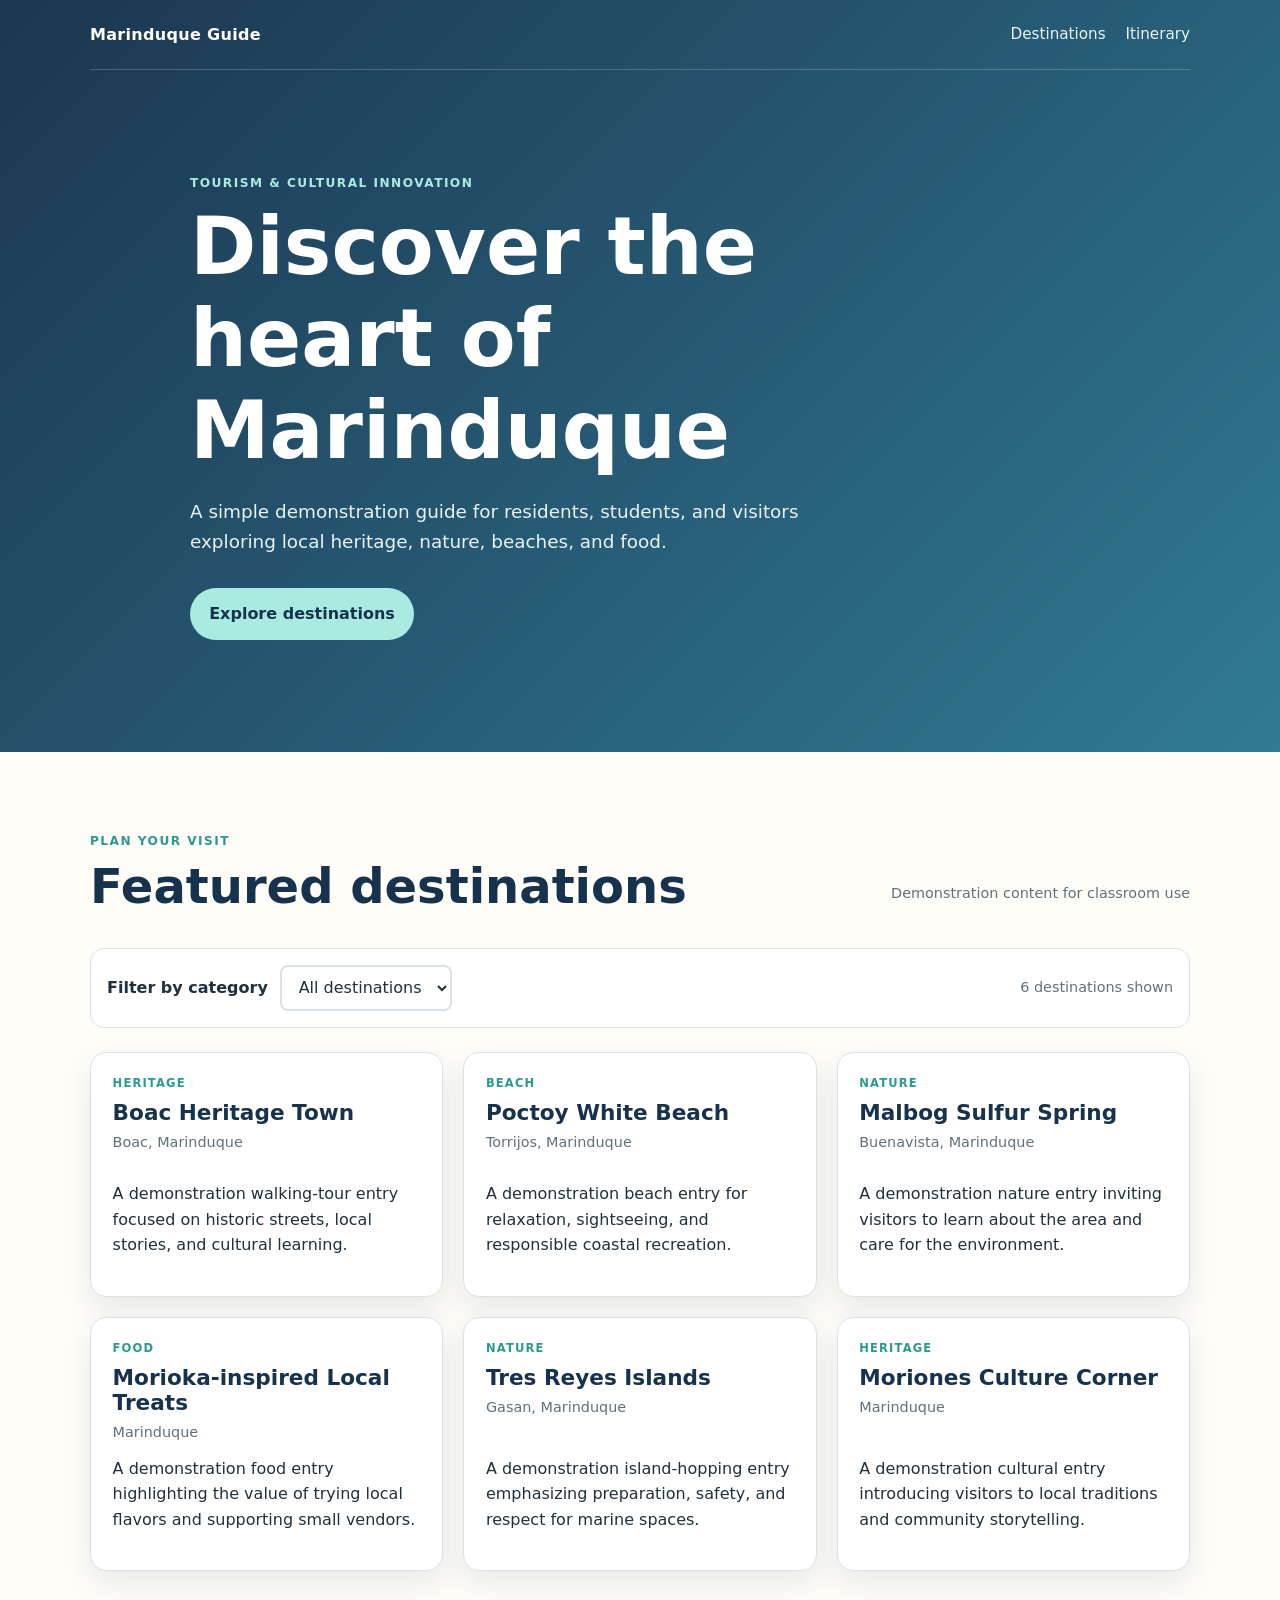
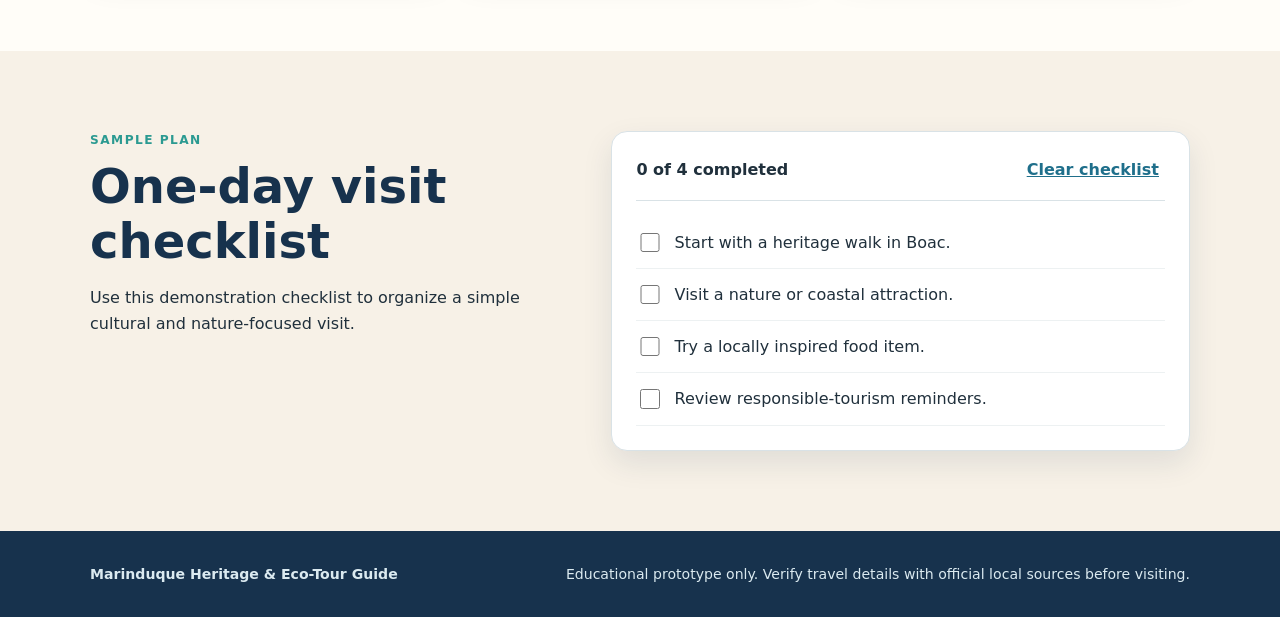
<file: index.html>
<!DOCTYPE html>
<html lang="en">
<head>
  <meta charset="UTF-8">
  <meta name="viewport" content="width=device-width, initial-scale=1.0">
  <meta name="description" content="A demonstration tourism guide for exploring Marinduque heritage, nature, beaches, and food.">
  <title>Marinduque Heritage & Eco-Tour Guide</title>
  <link rel="stylesheet" href="style.css">
  <script src="script.js" defer></script>
</head>
<body>
  <header class="site-header">
    <nav class="navbar container" aria-label="Main navigation">
      <a class="brand" href="#top">Marinduque Guide</a>
      <div class="nav-links">
        <a href="#destinations">Destinations</a>
        <a href="#itinerary">Itinerary</a>
      </div>
    </nav>
    <div class="hero container" id="top">
      <p class="eyebrow">Tourism & Cultural Innovation</p>
      <h1>Discover the heart of Marinduque</h1>
      <p class="hero-text">A simple demonstration guide for residents, students, and visitors exploring local heritage, nature, beaches, and food.</p>
      <a class="button button-primary" href="#destinations">Explore destinations</a>
    </div>
  </header>

  <main>
    <section class="section container" id="destinations" aria-labelledby="destinations-title">
      <div class="section-heading">
        <div>
          <p class="eyebrow">Plan your visit</p>
          <h2 id="destinations-title">Featured destinations</h2>
        </div>
        <p class="demo-note">Demonstration content for classroom use</p>
      </div>

      <div class="filter-panel" aria-label="Destination filters">
        <label for="category-filter">Filter by category</label>
        <select id="category-filter">
          <option value="all">All destinations</option>
          <option value="heritage">Heritage</option>
          <option value="nature">Nature</option>
          <option value="beach">Beach</option>
          <option value="food">Food</option>
        </select>
        <p id="result-count" class="result-count" aria-live="polite"></p>
      </div>

      <div id="destination-grid" class="destination-grid" aria-live="polite"></div>
      <p id="empty-state" class="empty-state" hidden>No destinations match this category yet.</p>
    </section>

    <section class="section section-alt" id="itinerary" aria-labelledby="itinerary-title">
      <div class="container itinerary-layout">
        <div>
          <p class="eyebrow">Sample plan</p>
          <h2 id="itinerary-title">One-day visit checklist</h2>
          <p>Use this demonstration checklist to organize a simple cultural and nature-focused visit.</p>
        </div>
        <div class="checklist-card">
          <div class="progress-row">
            <span id="progress-text">0 of 4 completed</span>
            <button class="text-button" id="clear-checklist" type="button">Clear checklist</button>
          </div>
          <ul class="checklist" id="checklist">
            <li><label><input type="checkbox"> Start with a heritage walk in Boac.</label></li>
            <li><label><input type="checkbox"> Visit a nature or coastal attraction.</label></li>
            <li><label><input type="checkbox"> Try a locally inspired food item.</label></li>
            <li><label><input type="checkbox"> Review responsible-tourism reminders.</label></li>
          </ul>
        </div>
      </div>
    </section>
  </main>

  <footer class="site-footer">
    <div class="container footer-content">
      <p><strong>Marinduque Heritage & Eco-Tour Guide</strong></p>
      <p>Educational prototype only. Verify travel details with official local sources before visiting.</p>
    </div>
  </footer>
</body>
</html>
</file>
<file: style.css>
:root {
  --navy: #17324d;
  --blue: #1f6f8b;
  --teal: #2b9a91;
  --sand: #f7f1e7;
  --cream: #fffdf8;
  --ink: #20303c;
  --muted: #61717c;
  --line: #d9e2e6;
  --shadow: 0 12px 30px rgba(23, 50, 77, 0.1);
}

* { box-sizing: border-box; }
html { scroll-behavior: smooth; }
body { margin: 0; font-family: Inter, system-ui, -apple-system, BlinkMacSystemFont, "Segoe UI", sans-serif; color: var(--ink); background: var(--cream); line-height: 1.6; }
a { color: inherit; }
.container { width: min(1100px, calc(100% - 2rem)); margin: 0 auto; }
.site-header { color: white; background: linear-gradient(135deg, rgba(23,50,77,.98), rgba(31,111,139,.92)); }
.navbar { min-height: 70px; display: flex; align-items: center; justify-content: space-between; gap: 1rem; border-bottom: 1px solid rgba(255,255,255,.2); }
.brand { font-weight: 800; text-decoration: none; letter-spacing: .02em; }
.nav-links { display: flex; gap: 1.25rem; }
.nav-links a { text-decoration: none; color: #e9f6f7; font-size: .95rem; }
.nav-links a:hover, .nav-links a:focus-visible { text-decoration: underline; }
.hero { padding: 6.5rem 0 7rem; max-width: 900px; }
.eyebrow { color: var(--teal); text-transform: uppercase; letter-spacing: .12em; font-size: .76rem; font-weight: 800; margin: 0 0 .5rem; }
.site-header .eyebrow { color: #a9ebe1; }
h1, h2, h3 { line-height: 1.15; margin-top: 0; color: var(--navy); }
.site-header h1 { color: white; max-width: 760px; font-size: clamp(2.4rem, 7vw, 5rem); margin-bottom: 1.25rem; }
.hero-text { max-width: 650px; color: #e7f3f5; font-size: 1.15rem; margin-bottom: 2rem; }
.button { display: inline-block; border-radius: 999px; padding: .8rem 1.2rem; font-weight: 750; text-decoration: none; }
.button-primary { color: var(--navy); background: #a9ebe1; }
.button-primary:hover, .button-primary:focus-visible { background: white; }
.section { padding: 5rem 0; }
.section-alt { background: var(--sand); }
.section-heading { display: flex; justify-content: space-between; align-items: end; gap: 1rem; margin-bottom: 1.75rem; }
h2 { font-size: clamp(1.8rem, 4vw, 3rem); margin-bottom: .35rem; }
.demo-note { color: var(--muted); font-size: .9rem; }
.filter-panel { display: flex; align-items: center; gap: .75rem; flex-wrap: wrap; margin-bottom: 1.5rem; padding: 1rem; border: 1px solid var(--line); border-radius: 14px; background: white; }
.filter-panel label { font-weight: 700; }
select { border: 2px solid var(--line); border-radius: 8px; background: white; color: var(--ink); padding: .65rem .8rem; font: inherit; }
select:focus-visible, input:focus-visible, button:focus-visible, a:focus-visible { outline: 3px solid #f2aa4c; outline-offset: 3px; }
.result-count { margin: 0 0 0 auto; color: var(--muted); font-size: .9rem; }
.destination-grid { display: grid; grid-template-columns: repeat(3, 1fr); gap: 1.25rem; }
.destination-card { display: flex; flex-direction: column; min-height: 245px; padding: 1.35rem; border: 1px solid var(--line); border-radius: 16px; background: white; box-shadow: var(--shadow); }
.card-category { color: var(--teal); text-transform: uppercase; letter-spacing: .1em; font-size: .72rem; font-weight: 800; }
.destination-card h3 { margin: .55rem 0 .3rem; font-size: 1.35rem; }
.location { color: var(--muted); font-size: .9rem; margin: 0 0 .75rem; }
.destination-card p:last-child { margin-top: auto; }
.empty-state { padding: 2rem; text-align: center; color: var(--muted); }
.itinerary-layout { display: grid; grid-template-columns: .9fr 1.1fr; gap: 3rem; align-items: start; }
.checklist-card { padding: 1.5rem; background: white; border: 1px solid var(--line); border-radius: 16px; box-shadow: var(--shadow); }
.progress-row { display: flex; justify-content: space-between; align-items: center; gap: 1rem; border-bottom: 1px solid var(--line); padding-bottom: 1rem; font-weight: 750; }
.text-button { border: 0; background: transparent; color: var(--blue); cursor: pointer; font: inherit; text-decoration: underline; }
.checklist { list-style: none; padding: 0; margin: 1rem 0 0; }
.checklist li { padding: .8rem 0; border-bottom: 1px solid #edf1f2; }
.checklist label { display: flex; align-items: flex-start; gap: .75rem; cursor: pointer; }
.checklist input { width: 1.2rem; height: 1.2rem; margin-top: .2rem; accent-color: var(--teal); }
.checklist input:checked + span { text-decoration: line-through; }
.site-footer { padding: 2rem 0; background: var(--navy); color: #dbeaf0; font-size: .88rem; }
.footer-content { display: flex; justify-content: space-between; gap: 1rem; flex-wrap: wrap; }
.footer-content p { margin: 0; }

@media (max-width: 760px) {
  .navbar { align-items: flex-start; padding: 1rem 0; flex-direction: column; }
  .hero { padding: 4.5rem 0 5rem; }
  .section { padding: 3.5rem 0; }
  .section-heading, .itinerary-layout { display: block; }
  .demo-note { margin-top: 1rem; }
  .destination-grid { grid-template-columns: 1fr; }
  .checklist-card { margin-top: 1.5rem; }
  .result-count { width: 100%; margin: 0; }
}
</file>
